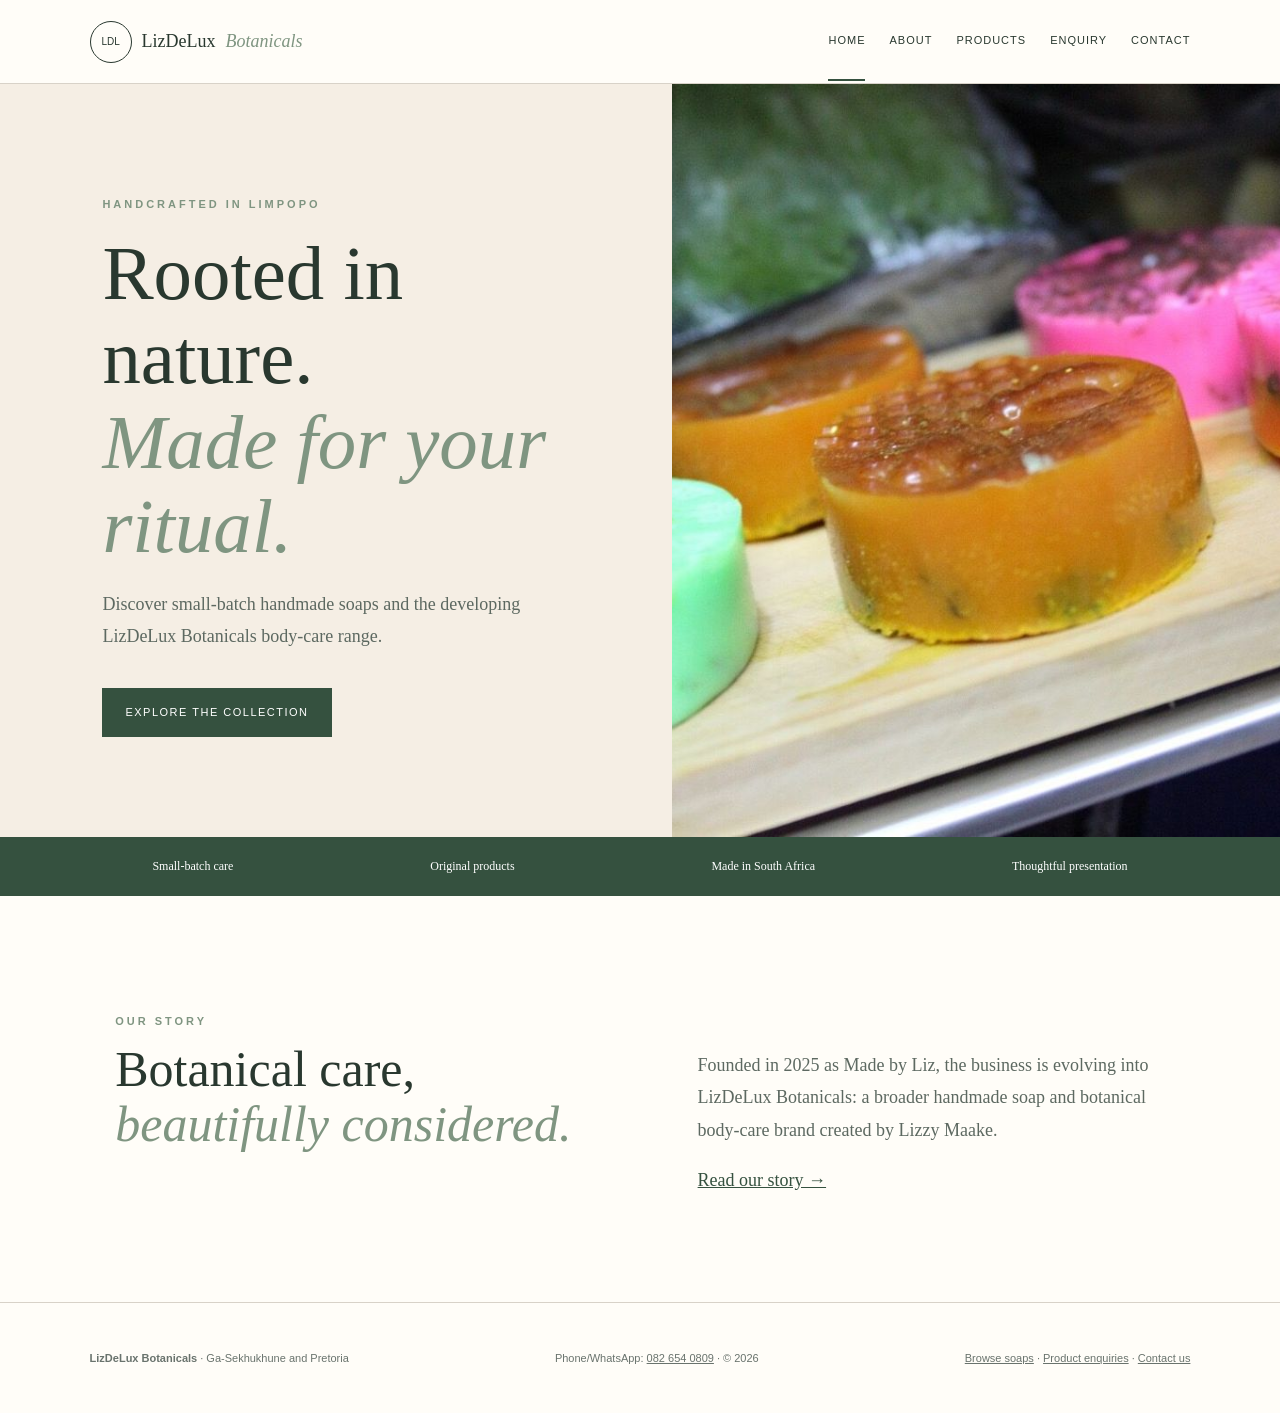
<file: index.html>
<!DOCTYPE html>
<html lang="en">
<head>
  <meta charset="UTF-8">
  <meta name="viewport" content="width=device-width, initial-scale=1.0">
  <meta name="description" content="Discover South African handmade soaps from LizDeLux Botanicals. Explore small-batch botanical soaps and enquire in Ga-Sekhukhune or Pretoria.">
  <title>LizDeLux Botanicals | Home</title>
  <link rel="stylesheet" href="css/style.css">
  <script src="js/config.js" defer></script>
  <script src="js/app.js" defer></script>
</head>
<body>
  <a class="skip-link" href="#main">Skip to content</a>
  <!-- Shared website header and navigation -->
  <header class="site-header">
    <a class="logo" href="index.html"><b>LDL</b> LizDeLux <em>Botanicals</em></a>
    <nav aria-label="Main navigation">
      <a class="active" aria-current="page" href="index.html">Home</a>
      <a href="about.html">About</a>
      <a href="products.html">Products</a>
      <a href="enquiry.html">Enquiry</a>
      <a href="contact.html">Contact</a>
    </nav>
  </header>
  <main id="main">
    <!-- Homepage hero introduces the organisation and primary action -->
    <section class="hero">
      <div class="hero-copy">
        <p class="eyebrow">Handcrafted in Limpopo</p>
        <h1>Rooted in nature.<br><em>Made for your ritual.</em></h1>
        <p>Discover small-batch handmade soaps and the developing LizDeLux Botanicals body-care range.</p>
        <a class="button" href="products.html">Explore the collection</a>
      </div>
      <img src="images/products/assorted-handmade-soaps-board.jpg" alt="Assorted green, amber and pink handmade soaps arranged on a wooden board" fetchpriority="high" decoding="async" width="1200" height="800">
    </section>
    <section class="values" aria-label="Brand values">
      <span>Small-batch care</span><span>Original products</span><span>Made in South Africa</span><span>Thoughtful presentation</span>
    </section>
    <section class="split">
      <div><p class="eyebrow">Our story</p><h2>Botanical care,<br><em>beautifully considered.</em></h2></div>
      <div><p>Founded in 2025 as Made by Liz, the business is evolving into LizDeLux Botanicals: a broader handmade soap and botanical body-care brand created by Lizzy Maake.</p><a class="link" href="about.html">Read our story →</a></div>
    </section>
  </main>
  <footer><p><b>LizDeLux Botanicals</b> · Ga-Sekhukhune and Pretoria</p><p>Phone/WhatsApp: <a href="tel:+27826540809">082 654 0809</a> · © 2026</p><p><a href="products.html">Browse soaps</a> · <a href="enquiry.html">Product enquiries</a> · <a href="contact.html">Contact us</a></p></footer>
</body>
</html>
</file>
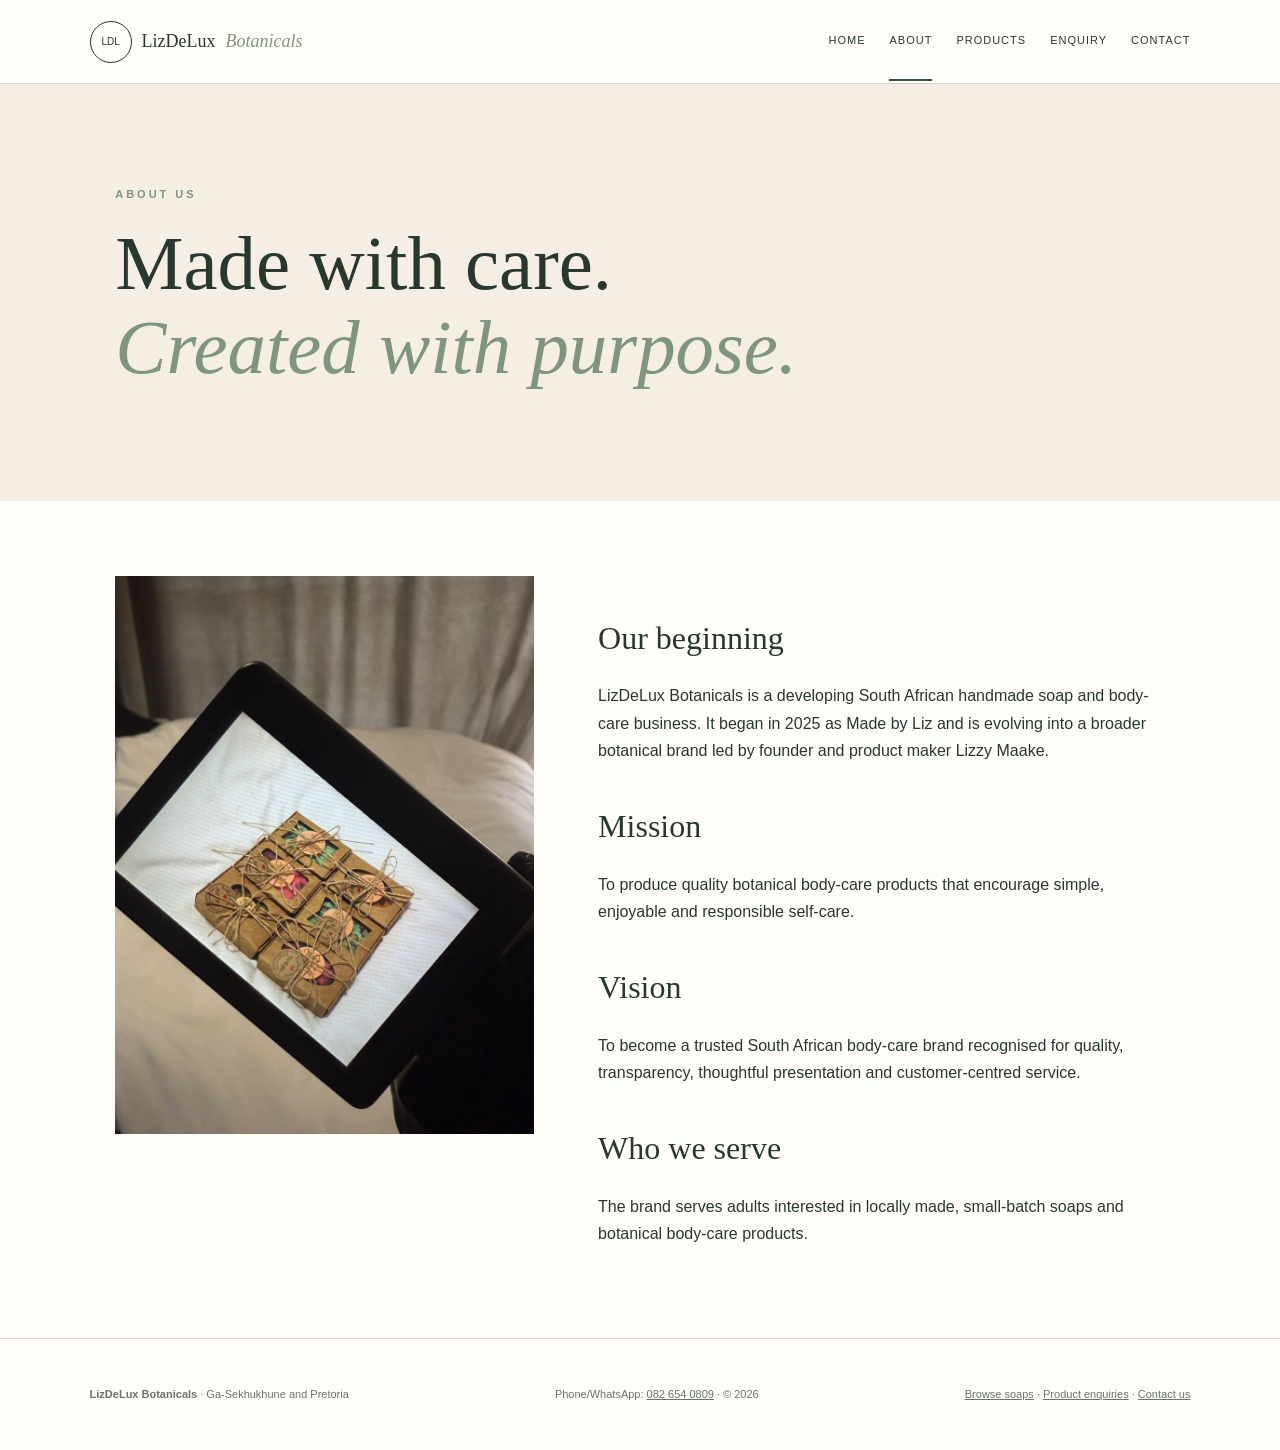
<file: about.html>
<!DOCTYPE html>
<html lang="en">
<head>
  <meta charset="UTF-8">
  <meta name="viewport" content="width=device-width, initial-scale=1.0">
  <meta name="description" content="Meet Lizzy Maake and discover the story, mission and vision behind LizDeLux Botanicals, a South African handmade soap and body-care business.">
  <title>About | LizDeLux Botanicals</title>
  <link rel="stylesheet" href="css/style.css">
  <script src="js/config.js" defer></script>
  <script src="js/app.js" defer></script>
</head>
<body>
  <a class="skip-link" href="#main">Skip to content</a>
  <!-- The navigation is repeated consistently on every page -->
  <header class="site-header">
    <a class="logo" href="index.html"><b>LDL</b> LizDeLux <em>Botanicals</em></a>
    <nav aria-label="Main navigation">
      <a href="index.html">Home</a><a class="active" aria-current="page" href="about.html">About</a><a href="products.html">Products</a><a href="enquiry.html">Enquiry</a><a href="contact.html">Contact</a>
    </nav>
  </header>
  <main id="main">
    <section class="page-hero"><p class="eyebrow">About us</p><h1>Made with care.<br><em>Created with purpose.</em></h1></section>
    <section class="about-grid">
      <img src="images/products/packaged-soap-gift-boxes-display.jpg" alt="Kraft gift boxes containing handmade soaps tied with natural twine" loading="lazy" decoding="async" width="900" height="1200">
      <div class="content">
        <h2>Our beginning</h2><p>LizDeLux Botanicals is a developing South African handmade soap and body-care business. It began in 2025 as Made by Liz and is evolving into a broader botanical brand led by founder and product maker Lizzy Maake.</p>
        <h2>Mission</h2><p>To produce quality botanical body-care products that encourage simple, enjoyable and responsible self-care.</p>
        <h2>Vision</h2><p>To become a trusted South African body-care brand recognised for quality, transparency, thoughtful presentation and customer-centred service.</p>
        <h2>Who we serve</h2><p>The brand serves adults interested in locally made, small-batch soaps and botanical body-care products.</p>
      </div>
    </section>
  </main>
  <footer><p><b>LizDeLux Botanicals</b> · Ga-Sekhukhune and Pretoria</p><p>Phone/WhatsApp: <a href="tel:+27826540809">082 654 0809</a> · © 2026</p><p><a href="products.html">Browse soaps</a> · <a href="enquiry.html">Product enquiries</a> · <a href="contact.html">Contact us</a></p></footer>
</body>
</html>
</file>
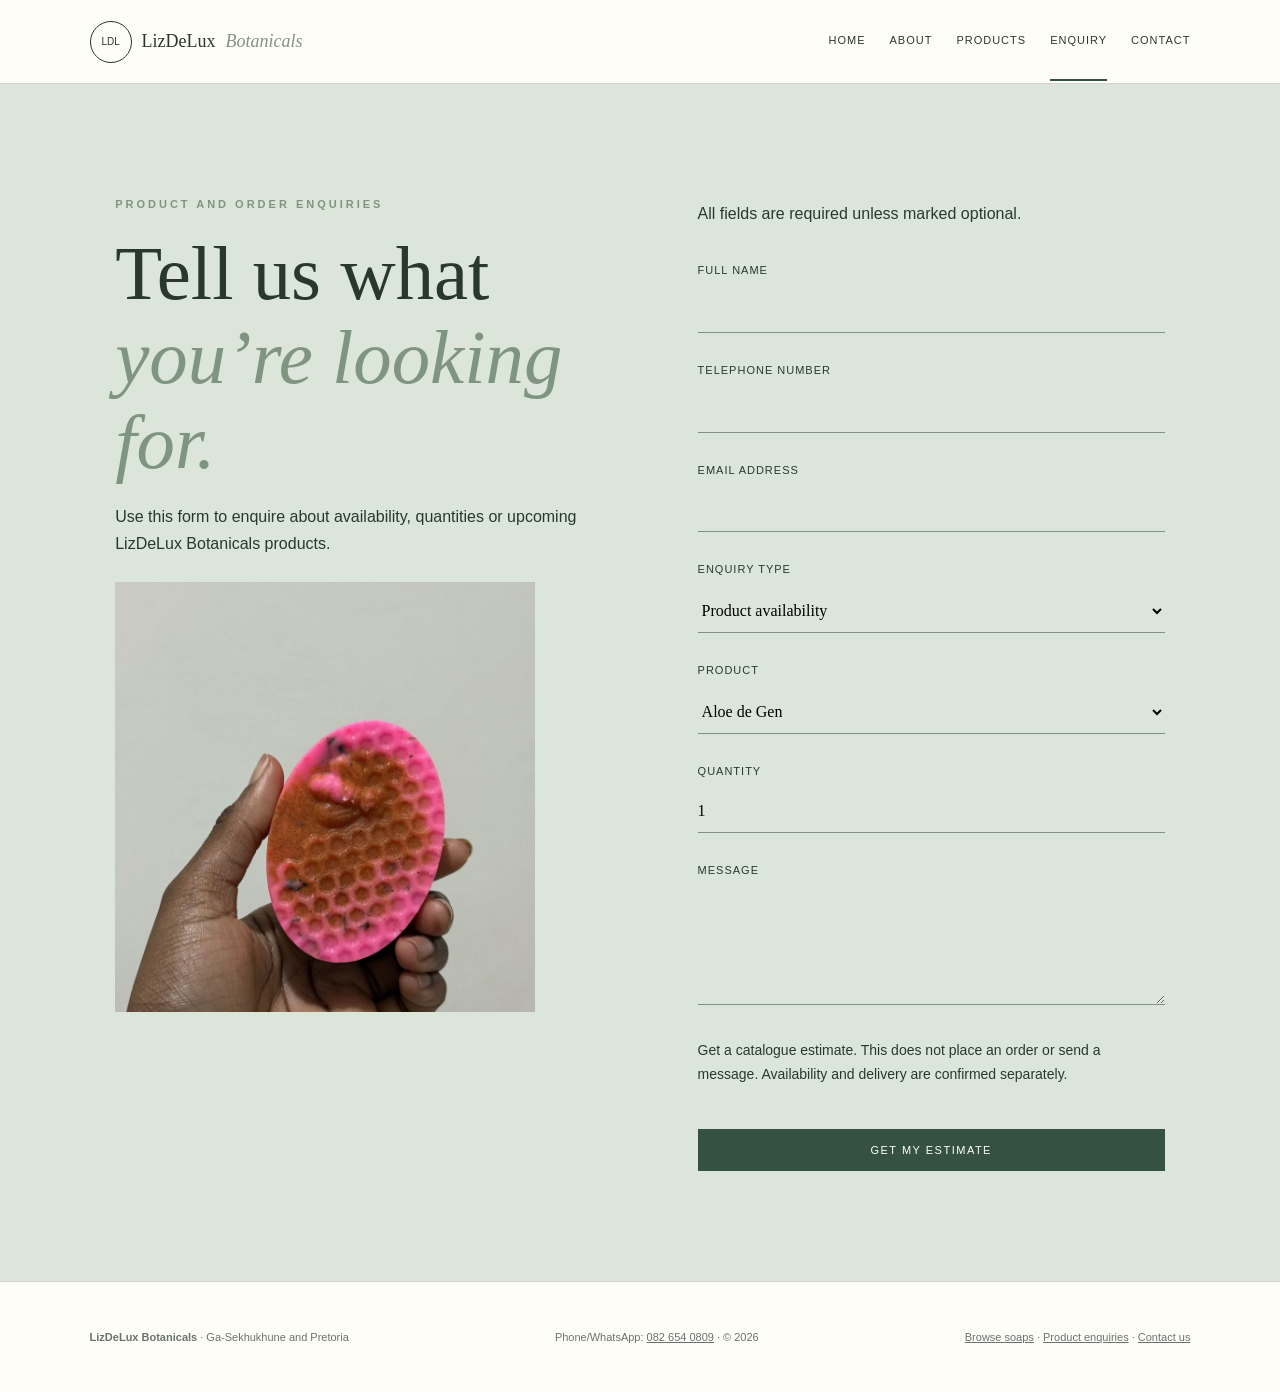
<file: enquiry.html>
<!DOCTYPE html>
<html lang="en">
<head>
  <meta charset="UTF-8">
  <meta name="viewport" content="width=device-width, initial-scale=1.0">
  <meta name="description" content="Get a catalogue estimate for LizDeLux Botanicals handmade soaps. Enquire about quantities, upcoming products and availability in South Africa.">
  <title>Enquiry | LizDeLux Botanicals</title>
  <link rel="stylesheet" href="css/style.css">
  <script src="js/config.js" defer></script>
  <script src="js/app.js" defer></script>
</head>
<body>
  <a class="skip-link" href="#main">Skip to content</a>
  <header class="site-header">
    <a class="logo" href="index.html"><b>LDL</b> LizDeLux <em>Botanicals</em></a>
    <nav aria-label="Main navigation"><a href="index.html">Home</a><a href="about.html">About</a><a href="products.html">Products</a><a class="active" aria-current="page" href="enquiry.html">Enquiry</a><a href="contact.html">Contact</a></nav>
  </header>
  <main id="main">
    <section class="contact enquiry-layout">
      <div><p class="eyebrow">Product and order enquiries</p><h1>Tell us what<br><em>you’re looking for.</em></h1><p>Use this form to enquire about availability, quantities or upcoming LizDeLux Botanicals products.</p><img src="images/products/pink-honeycomb-soap-handheld.jpg" alt="Hand holding a bright pink oval handmade soap with a honeycomb and bee design" loading="lazy" decoding="async" width="900" height="1200"></div>
      
      <form id="enquiry-form" action="/.netlify/functions/enquiry" method="post">
<p>All fields are required unless marked optional.</p>
        <label for="enquiry-name">Full name</label><input id="enquiry-name" type="text" name="name" autocomplete="name" minlength="2" maxlength="80" required>
        <label for="enquiry-phone">Telephone number</label><input id="enquiry-phone" type="tel" name="phone" autocomplete="tel" pattern="[+0-9 ()-]{10,20}" title="Use 10 to 20 characters: digits, spaces, brackets, plus or hyphen." required>
        <label for="enquiry-email">Email address</label><input id="enquiry-email" name="email" type="email" autocomplete="email" maxlength="120" required>
<label for="enquiry-type">Enquiry type</label><select id="enquiry-type" name="enquiry-type"><option value="availability">Product availability</option><option value="order">Order enquiry</option><option value="range">Upcoming product range</option></select>
        <label for="enquiry-product">Product</label><select id="enquiry-product" name="product"><option value="aloe-de-gen">Aloe de Gen</option><option value="shea-beaut">Shea Beaut</option><option value="turma-power">Turma Power</option><option value="other">Other or upcoming product</option></select>
        <label for="enquiry-quantity">Quantity</label><input id="enquiry-quantity" type="number" name="quantity" min="1" max="100" step="1" value="1" required>
        <label for="enquiry-message">Message</label><textarea id="enquiry-message" name="message" rows="5" minlength="10" maxlength="2000" required></textarea>
        <p class="form-note">Get a catalogue estimate. This does not place an order or send a message. Availability and delivery are confirmed separately.</p><button class="button" type="submit">Get my estimate</button>
      <div id="enquiry-result" class="form-result" role="status" aria-live="polite" tabindex="-1"></div>
<noscript><p>Enable JavaScript for the enquiry estimate. You can also phone 082 654 0809.</p></noscript>
</form>
    </section>
  </main>
  <footer><p><b>LizDeLux Botanicals</b> · Ga-Sekhukhune and Pretoria</p><p>Phone/WhatsApp: <a href="tel:+27826540809">082 654 0809</a> · © 2026</p><p><a href="products.html">Browse soaps</a> · <a href="enquiry.html">Product enquiries</a> · <a href="contact.html">Contact us</a></p></footer>
</body>
</html>
</file>
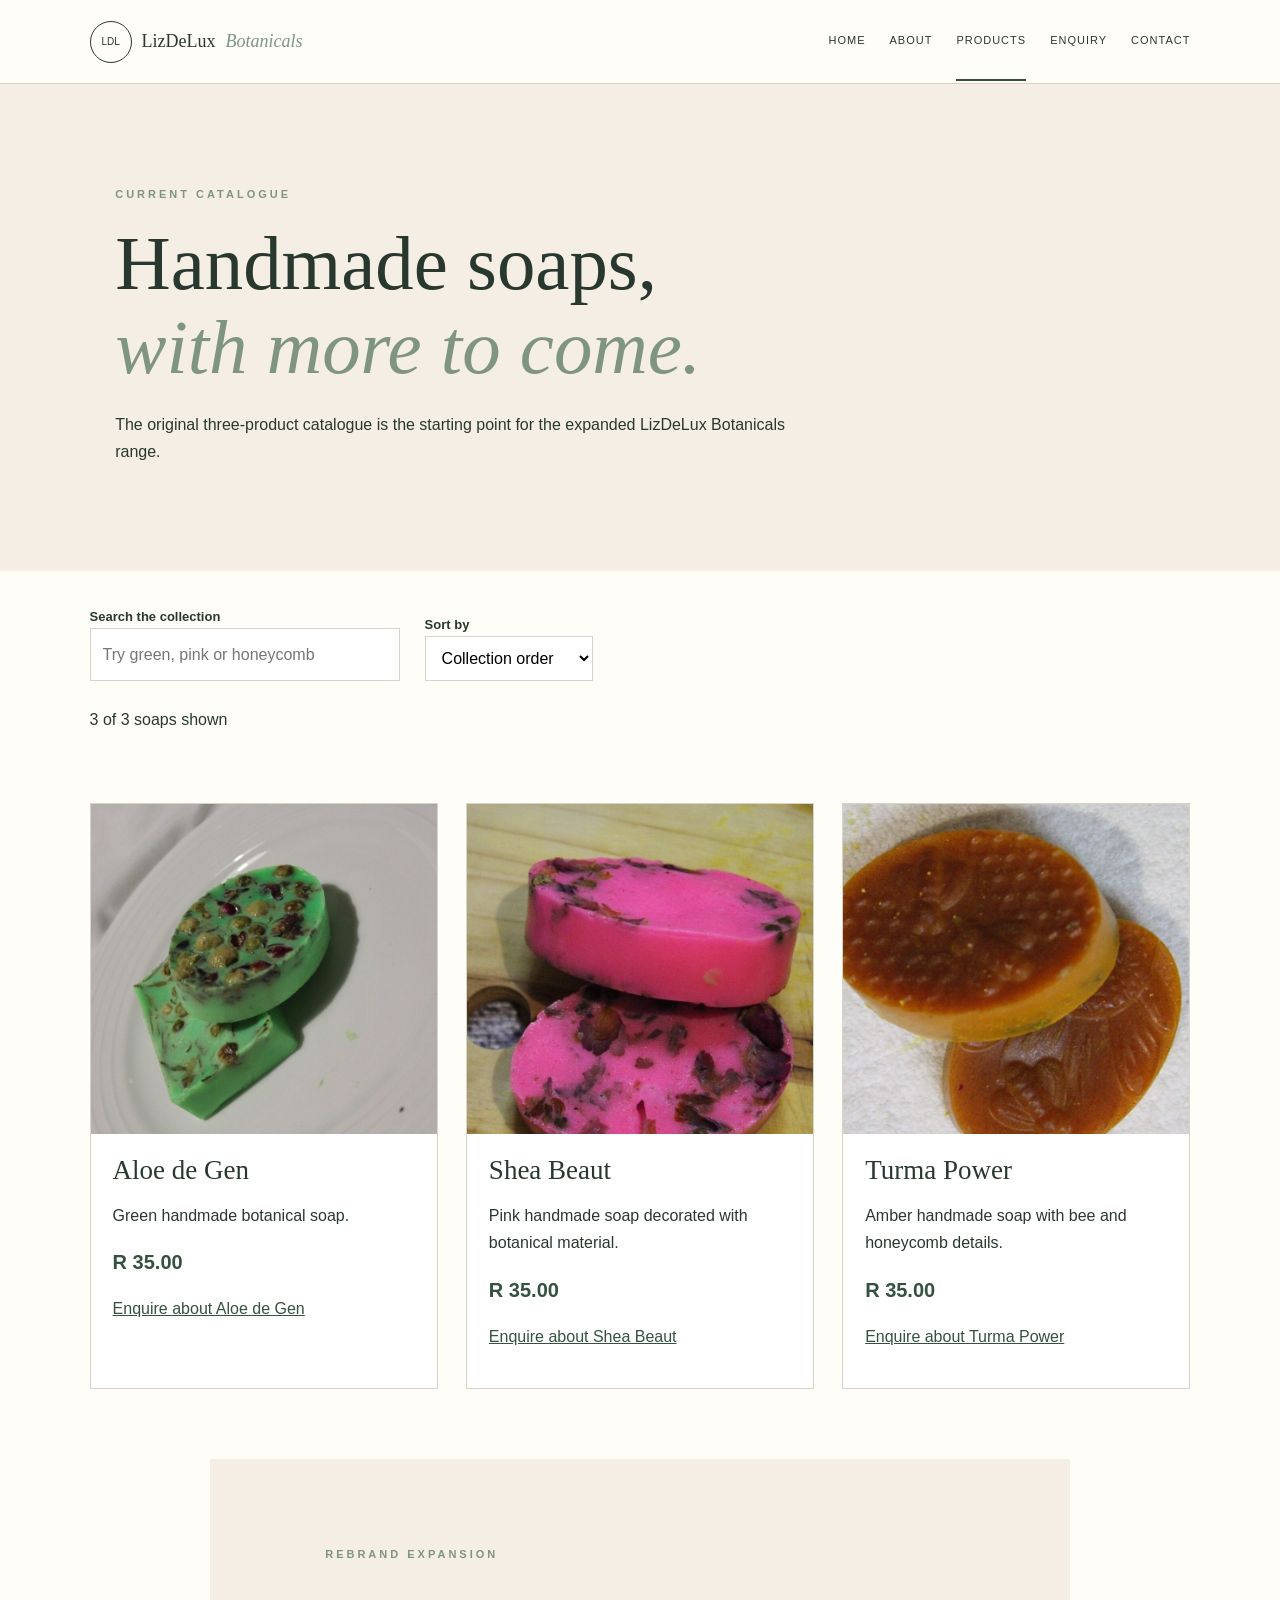
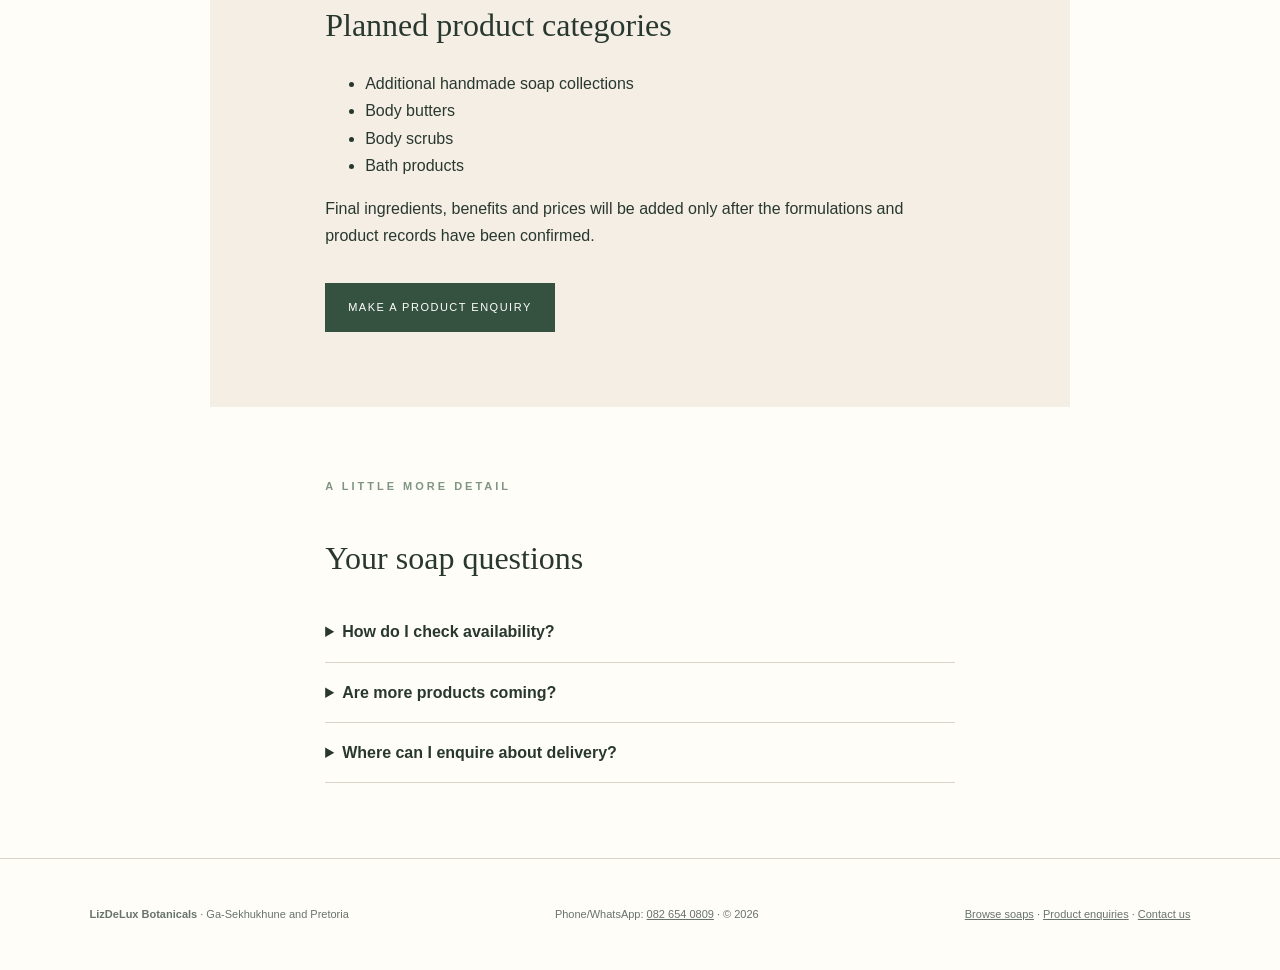
<file: products.html>
<!DOCTYPE html>
<html lang="en">
<head>
  <meta charset="UTF-8">
  <meta name="viewport" content="width=device-width, initial-scale=1.0">
  <meta name="description" content="Browse Aloe de Gen, Shea Beaut and Turma Power handmade soaps at R35 each. Search the LizDeLux Botanicals catalogue and enquire about availability.">
  <title>Products | LizDeLux Botanicals</title>
  <link rel="stylesheet" href="css/style.css">
  <script src="js/config.js" defer></script>
  <script src="js/app.js" defer></script>
</head>
<body>
  <a class="skip-link" href="#main">Skip to content</a>
  <header class="site-header">
    <a class="logo" href="index.html"><b>LDL</b> LizDeLux <em>Botanicals</em></a>
    <nav aria-label="Main navigation"><a href="index.html">Home</a><a href="about.html">About</a><a class="active" aria-current="page" href="products.html">Products</a><a href="enquiry.html">Enquiry</a><a href="contact.html">Contact</a></nav>
  </header>
  <main id="main">
    <section class="page-hero"><p class="eyebrow">Current catalogue</p><h1>Handmade soaps,<br><em>with more to come.</em></h1><p>The original three-product catalogue is the starting point for the expanded LizDeLux Botanicals range.</p></section>
    <section class="catalogue-controls" aria-label="Find a soap">
      <div><label for="product-search">Search the collection</label><input id="product-search" type="search" placeholder="Try green, pink or honeycomb" maxlength="80"></div>
      <div><label for="product-sort">Sort by</label><select id="product-sort"><option value="original">Collection order</option><option value="name">Name: A–Z</option><option value="price-low">Price: low to high</option><option value="price-high">Price: high to low</option></select></div>
      <p id="product-count" role="status">3 soaps in the collection</p>
    </section>
    <!-- Current product names and prices are based on the owner-supplied catalogue -->
    <section id="product-grid" class="cards product-cards" aria-label="Current handmade soap catalogue">
      <article><img src="images/products/green-botanical-soaps-plate.jpg" alt="Green oval and rectangular handmade soaps decorated with dried botanicals on a white plate" loading="lazy" decoding="async" width="1200" height="800"><div class="card-copy"><h2>Aloe de Gen</h2><p>Green handmade botanical soap.</p><strong>R35</strong></div></article>
      <article><img src="images/products/pink-botanical-soaps-board.jpg" alt="Two bright pink oval handmade soaps decorated with dried botanicals on a wooden board" loading="lazy" decoding="async" width="800" height="1200"><div class="card-copy"><h2>Shea Beaut</h2><p>Pink handmade soap decorated with botanical material.</p><strong>R35</strong></div></article>
      <article><img src="images/products/amber-bee-soaps-closeup.jpg" alt="Two amber oval handmade soaps with bee and honeycomb mould details" loading="lazy" decoding="async" width="800" height="1200"><div class="card-copy"><h2>Turma Power</h2><p>Amber handmade soap with bee and honeycomb details.</p><strong>R35</strong></div></article>
    </section>
    <section class="planned content"><p class="eyebrow">Rebrand expansion</p><h2>Planned product categories</h2><ul><li>Additional handmade soap collections</li><li>Body butters</li><li>Body scrubs</li><li>Bath products</li></ul><p>Final ingredients, benefits and prices will be added only after the formulations and product records have been confirmed.</p><a class="button" href="enquiry.html">Make a product enquiry</a></section>
  <section class="content faq"><p class="eyebrow">A little more detail</p><h2>Your soap questions</h2>
<details><summary>How do I check availability?</summary><p>Send a <a href="enquiry.html">product enquiry</a> or call 082 654 0809. Products are made in small batches, so stock must be confirmed.</p></details>
<details><summary>Are more products coming?</summary><p>Body butters, scrubs and bath products are planned. Formulations, ingredients and prices will be shared once confirmed.</p></details>
<details><summary>Where can I enquire about delivery?</summary><p>Contact us about your area. The business serves Ga-Sekhukhune and Pretoria; delivery costs and arrangements are confirmed separately.</p></details></section>
<dialog id="lightbox" aria-labelledby="lightbox-caption"><button type="button" id="lightbox-close" class="button">Close image</button><img id="lightbox-image" alt=""><p id="lightbox-caption"></p></dialog>
</main>
  <footer><p><b>LizDeLux Botanicals</b> · Ga-Sekhukhune and Pretoria</p><p>Phone/WhatsApp: <a href="tel:+27826540809">082 654 0809</a> · © 2026</p><p><a href="products.html">Browse soaps</a> · <a href="enquiry.html">Product enquiries</a> · <a href="contact.html">Contact us</a></p></footer>
</body>
</html>
</file>
<file: css/style.css>
:root {
  --ink: #29382f;
  --green: #35513f;
  --sage: #7f9581;
  --cream: #f5eee4;
  --paper: #fffdf8;
  --line: #d8d2c8;
}

* { box-sizing: border-box; }
html { scroll-behavior: smooth; }
body { margin: 0; color: var(--ink); background: var(--paper); font: 16px/1.7 Arial, sans-serif; }
img { display: block; max-width: 100%; }
a { color: var(--green); }
a:focus-visible, button:focus-visible, input:focus-visible, select:focus-visible, textarea:focus-visible {
  outline: 3px solid #b86f58;
  outline-offset: 3px;
}

.site-header {
  min-height: 84px;
  padding: 0 7%;
  display: flex;
  align-items: center;
  justify-content: space-between;
  border-bottom: 1px solid var(--line);
  background: var(--paper);
}

.logo { display: flex; align-items: center; gap: 10px; color: var(--ink); text-decoration: none; font: 18px Georgia, serif; }
.logo b { border: 1px solid; border-radius: 50%; width: 42px; height: 42px; display: grid; place-items: center; font: 10px Arial, sans-serif; }
.logo em { color: var(--sage); }
nav { display: flex; gap: 24px; }
nav a { color: var(--ink); text-decoration: none; text-transform: uppercase; letter-spacing: 1px; font-size: 11px; padding: 29px 0; border-bottom: 2px solid transparent; }
nav a.active, nav a:hover, nav a:focus { border-color: var(--green); }

.hero { min-height: 620px; display: grid; grid-template-columns: 1.05fr .95fr; background: var(--cream); }
.hero-copy { padding: 100px 8vw; }
.hero > img { width: 100%; height: 100%; min-height: 620px; object-fit: cover; }
.eyebrow { text-transform: uppercase; letter-spacing: 3px; font-size: 11px; font-weight: bold; color: var(--sage); }
h1, h2 { font-family: Georgia, serif; font-weight: normal; line-height: 1.1; }
h1 { font-size: clamp(44px, 6vw, 78px); margin: 18px 0; }
h1 em, h2 em { color: var(--sage); }
.hero p:not(.eyebrow) { max-width: 520px; font: 18px/1.8 Georgia, serif; color: #5d6961; }
.button { display: inline-block; background: var(--green); color: #fff; border: 0; text-decoration: none; text-transform: uppercase; letter-spacing: 1.5px; font-size: 11px; padding: 15px 23px; margin-top: 18px; cursor: pointer; }

.values { background: var(--green); color: white; display: flex; justify-content: space-around; gap: 20px; padding: 22px 5%; font: 12px Georgia, serif; }
.split { display: grid; grid-template-columns: 1fr 1fr; gap: 9vw; padding: 105px 9%; }
.split h2 { font-size: 50px; margin: 0; }
.split > div:last-child { font: 18px/1.8 Georgia, serif; color: #5d6961; padding-top: 30px; }
.link { color: var(--green); }

.page-hero { padding: 90px 9%; background: var(--cream); }
.page-hero h1 { margin-bottom: 20px; }
.page-hero > p:last-child { max-width: 700px; }
.content { max-width: 860px; padding: 75px 9%; margin: auto; }
.content h2 { font-size: 32px; margin-top: 45px; }
.about-grid { display: grid; grid-template-columns: .85fr 1.15fr; gap: 5vw; align-items: start; padding: 75px 9%; }
.about-grid > img { width: 100%; max-height: 720px; object-fit: cover; }
.about-grid .content { padding: 0; }

.cards { display: grid; grid-template-columns: repeat(3, 1fr); gap: 28px; padding: 70px 7%; }
.cards article { border: 1px solid var(--line); background: #fff; }
.cards article img { width: 100%; height: 330px; object-fit: cover; }
.card-copy { padding: 22px; }
.card-copy h2 { font-size: 27px; margin: 0 0 10px; }
.card-copy strong { color: var(--green); font-size: 20px; }
.planned { margin-bottom: 70px; background: var(--cream); }

.contact { display: grid; grid-template-columns: 1fr 1fr; gap: 9vw; padding: 100px 9%; background: #dce5da; }
.contact form { display: grid; gap: 10px; }
.contact label { margin-top: 8px; font-size: 11px; text-transform: uppercase; letter-spacing: 1px; }
.contact input, .contact textarea, .contact select { width: 100%; border: 0; border-bottom: 1px solid #839085; background: transparent; padding: 12px 0; font: 16px Georgia, serif; }
.contact address { font-style: normal; line-height: 2; }
.enquiry-layout img { width: min(100%, 420px); max-height: 430px; margin-top: 25px; object-fit: cover; }

footer { padding: 35px 7%; border-top: 1px solid var(--line); display: flex; justify-content: space-between; gap: 25px; font-size: 11px; color: #69736d; }
footer a { color: inherit; }

@media (max-width: 850px) {
  .site-header { padding: 18px 5%; align-items: flex-start; flex-direction: column; gap: 12px; }
  nav { width: 100%; gap: 8px 18px; flex-wrap: wrap; }
  nav a { padding: 6px 0; }
  .hero, .split, .contact, .about-grid { grid-template-columns: 1fr; }
  .hero-copy, .page-hero, .split, .contact, .about-grid { padding: 65px 7%; }
  .hero > img { min-height: 360px; max-height: 520px; }
  .values { flex-wrap: wrap; }
  .cards { grid-template-columns: 1fr; }
  .split h2 { font-size: 40px; }
  footer { flex-direction: column; }
}

@media (max-width: 480px) {
  body { font-size: 15px; }
  h1 { font-size: 40px; }
  .hero-copy, .page-hero, .split, .contact, .about-grid, .cards { padding: 48px 6%; }
  .cards article img { height: 260px; }
  .button { width: 100%; text-align: center; }
  footer { padding: 28px 6%; }
}

@media (prefers-reduced-motion: reduce) {
  html { scroll-behavior: auto; }
}
/* Part 3: controls, accessible feedback, lightbox and gentle transitions. */
.skip-link { position:absolute; left:1rem; top:-100px; z-index:2000; background:var(--paper); padding:12px; }
.skip-link:focus { top:1rem; }
.catalogue-controls { padding:35px 7% 0; display:flex; flex-wrap:wrap; gap:25px; align-items:end; }
.catalogue-controls label { display:block; font-weight:bold; font-size:13px; }
.catalogue-controls input,.catalogue-controls select { padding:12px; font:inherit; border:1px solid var(--line); background:white; max-width:100%; }
.catalogue-controls input { width:310px; }
.catalogue-controls p { flex-basis:100%; margin:0; }
.image-button { display:block; padding:0; border:0; width:100%; cursor:zoom-in; background:var(--cream); overflow:hidden; }
.image-button img { transition:transform .25s ease; }
.image-button:hover img { transform:scale(1.035); }
.button { transition:background-color .2s ease,transform .2s ease; }
.button:hover { background:#243b2d; transform:translateY(-2px); }
.button:disabled { opacity:.6; cursor:wait; }
.cards article { animation:appear .3s ease; }
@keyframes appear { from { opacity:0; transform:translateY(8px); } to { opacity:1; transform:translateY(0); } }
dialog { width:min(90vw,850px); max-height:90vh; overflow:auto; border:1px solid var(--line); background:var(--paper); padding:20px; }
dialog::backdrop { background:rgb(17 30 22 / .8); }
dialog img { max-height:65vh; width:auto; margin:15px auto; object-fit:contain; }
dialog .button { margin:0; }
.faq { padding-top:0; }
details { border-bottom:1px solid var(--line); padding:16px 0; }
summary { cursor:pointer; font-weight:bold; }
.field-error { color:#7b211d; font-size:13px; line-height:1.4; }
[aria-invalid="true"] { outline:2px solid #9a3026; outline-offset:2px; }
.form-note { font-size:14px; }
.form-result:not(:empty) { background:var(--paper); padding:22px; border-left:4px solid var(--green); margin-top:15px; }
.form-result h2 { font-size:28px; }
.form-result textarea { background:#fff; border:1px solid var(--line); padding:12px; }
.map-section { padding:65px 9%; }
.map-section h2 { font-size:38px; }
#service-map { height:400px; background:var(--cream); border:1px solid var(--line); z-index:0; }
footer { flex-wrap:wrap; }
@media(max-width:480px) { .catalogue-controls { padding:30px 6% 0; } .catalogue-controls>div { width:100%; } .catalogue-controls input,.catalogue-controls select { width:100%; } #service-map { height:320px; } }
@media(prefers-reduced-motion:reduce) { *,*::before,*::after { animation:none!important; transition:none!important; } }
img { height: auto; } .hero > img { height: 100%; } .cards article img { height: 330px; } @media(max-width:480px) { .cards article img { height:260px; } }
</file>
